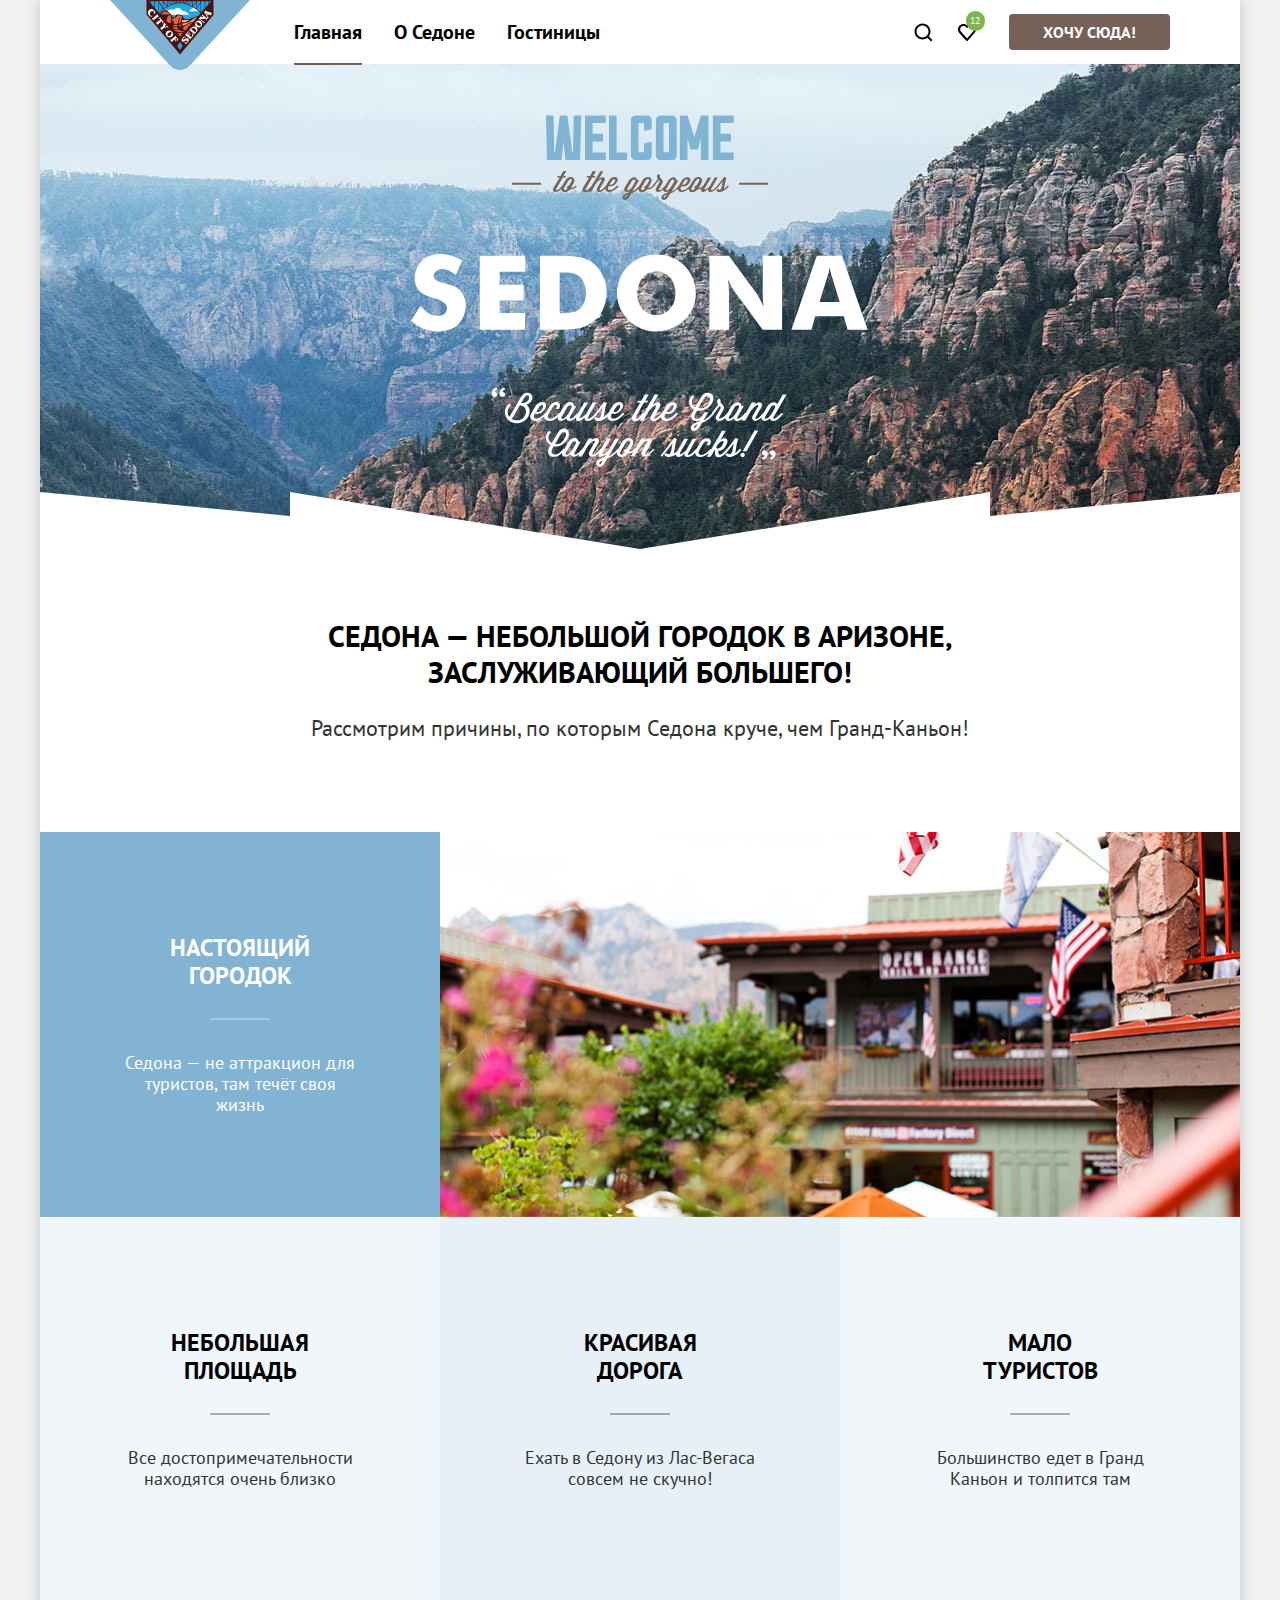
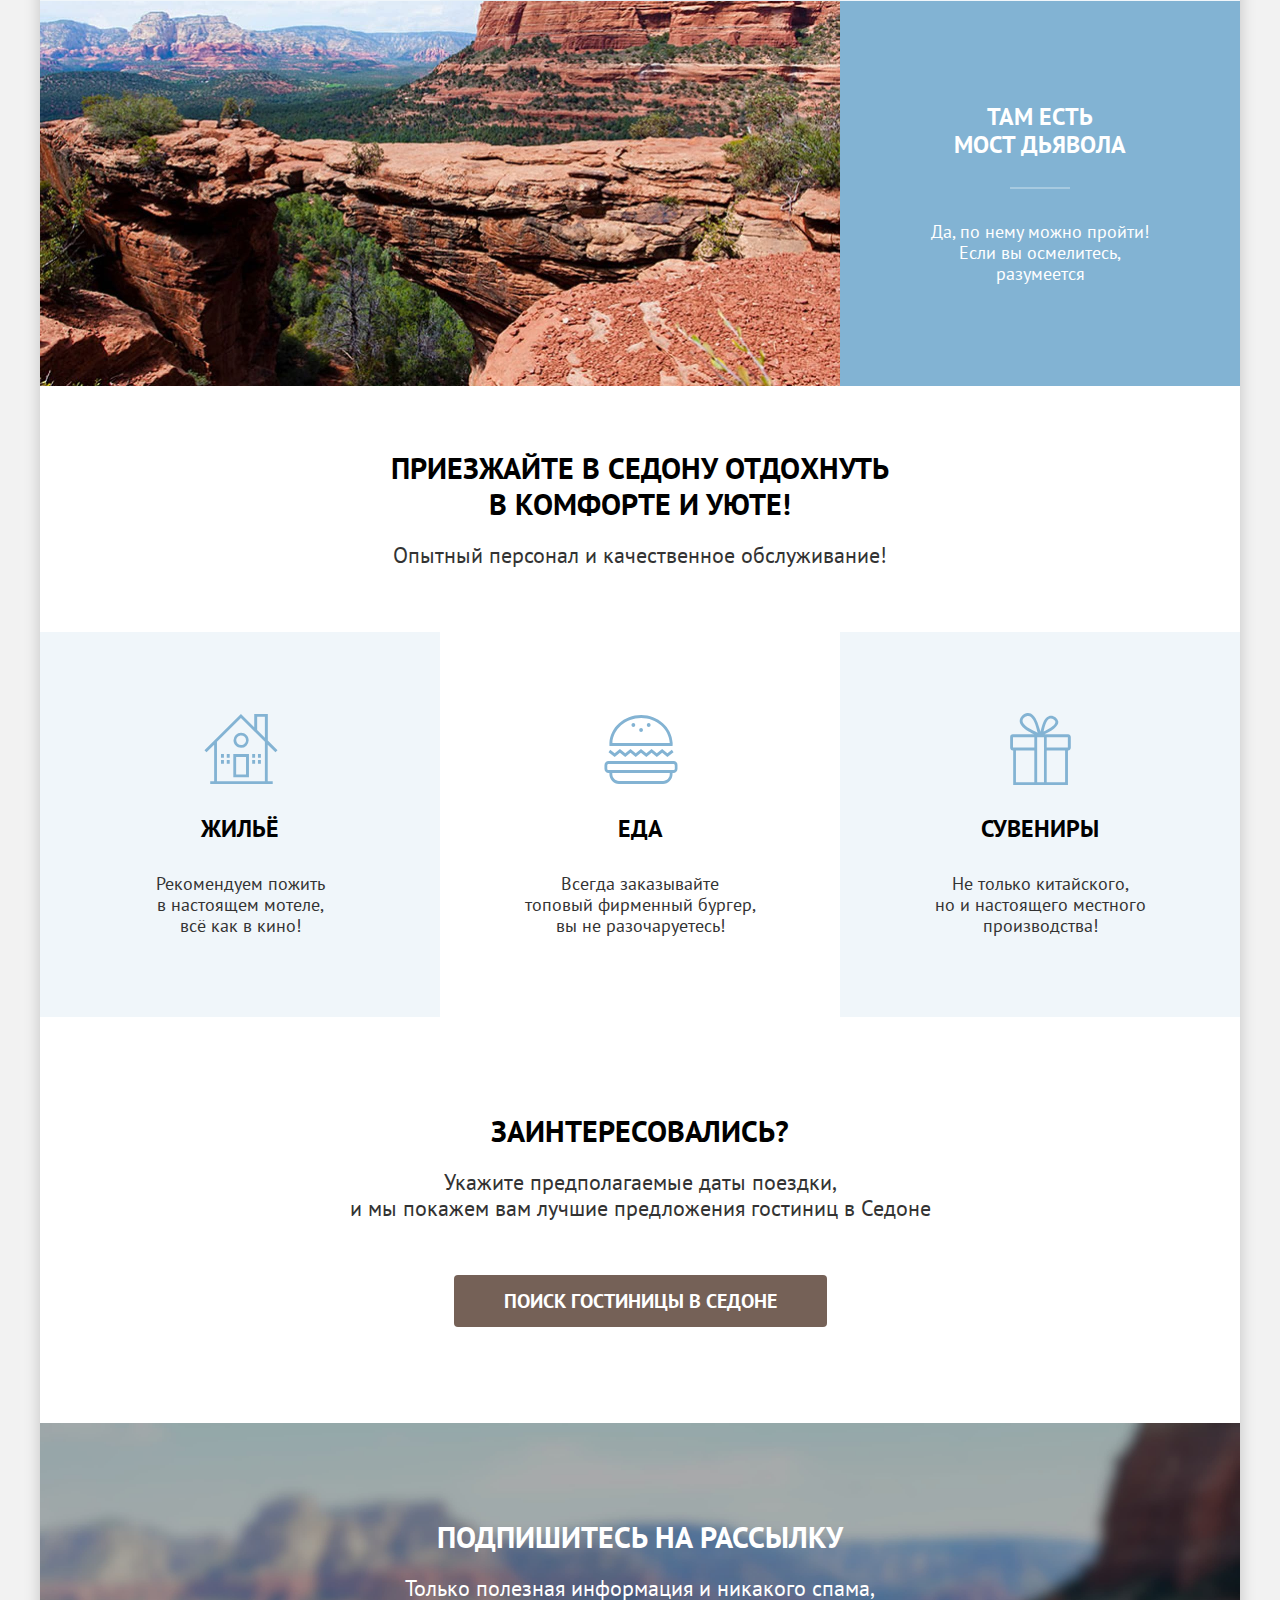
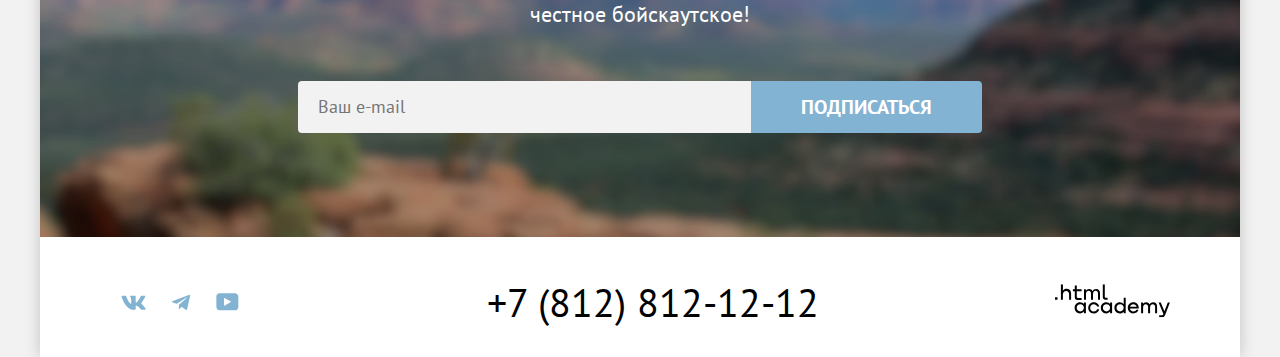
<file: index.html>
<!DOCTYPE html>
<html lang="ru">

  <head>
    <meta charset="utf-8">
    <title>Седона. Городок в Аризоне</title>
    <link rel="icon" href="favicon.ico">
    <link rel="icon" type="image/png" href="images/icons/favicon.png">
    <link rel="stylesheet" href="styles/styles.css">
  </head>

  <body>
    <div class="page-container">
      <header class="page-header">
        <div class="padding-container">
          <a class="navigation-logo" href="/" aria-current="page">
            <img class="page-header-logo" src="images/icons/logo.svg" width="140" height="70"
              alt="Логотип сайта городка Седона">
          </a>
          <nav class="navigation">
            <ul class="navigation-list">
              <li class="navigation-item">
                <a class="navigation-link navigation-link-current" href>Главная</a>
              </li>
              <li class="navigation-item">
                <a class="navigation-link" href="#">О Седоне</a>
              </li>
              <li class="navigation-item">
                <a class="navigation-link" href="catalog.html">Гостиницы</a>
              </li>
            </ul>
            <ul class="navigation-list navigation-user">
              <li class="navigation-user-item">
                <a class="navigation-link navigation-user-link navigation-user-link-search" href="#">
                  <span class="visually-hidden">Поиск</span>
                </a>
              </li>
              <li class="navigation-user-item navigation-user-margin">
                <a class="navigation-link navigation-user-link navigation-user-link-favorite" href="#">
                  <span class="visually-hidden">Избранное</span>
                  <span class="likes-number">12</span>
                </a>
              </li>
              <li class="navigation-user-item navigation-user-here">
                <a class="button button-link" href="#">Хочу сюда!</a>
              </li>
            </ul>
          </nav>
        </div>
      </header>
      <main class="main-index main-container">
        <section class="hero">
          <h1 class="visually-hidden">Добро пожаловать в Седону!</h1>
          <img class="welcome" src="images/index/welcome.svg" width="458" height="352"
            alt="WELCOME to the gorgeous SEDONA “Because the Grand Canyon sucks!”">
        </section>
        <section class="arizona">
          <div class="padding-container">
            <h2 class="text-title text-title-arizona">
              Седона — небольшой городок в Аризоне,<br>
              заслуживающий большего!
            </h2>
            <p class="text-description">Рассмотрим причины, по которым Седона круче, чем Гранд-Каньон!</p>
          </div>
        </section>
        <section class="advantages">
          <h2 class="visually-hidden">Преимущества</h2>
          <ul class="advantages-list">
            <li class="information-card information-card-corner">
              <div class="information-card-corner-wraper">
                <h3 class="information-title advantages-title advantages-title-corner">Настоящий<br>городок</h3>
                <p class="information-description information-description-corner">
                  Седона — не аттракцион для<br>туристов, там течёт своя<br>жизнь
                </p>
              </div>
              <img class="advantages-image tavern" src="images/index/photo-1.jpg" width="800" height="385"
                alt="Вид на таверну в Седоне">
            </li>
            <li class="information-card information-card-middle">
              <div class="information-card-wraper">
                <h3 class="information-title advantages-title">Небольшая<br>площадь</h3>
                <p class="information-description">
                  Все достопримечательности<br>находятся очень близко
                </p>
              </div>
            </li>
            <li class="information-card information-card-center">
              <div class="information-card-wraper">
                <h3 class="information-title advantages-title">Красивая<br>дорога</h3>
                <p class="information-description">
                  Ехать в Седону из Лас-Вегаса<br>совсем не скучно!
                </p>
              </div>
            </li>
            <li class="information-card information-card-middle">
              <div class="information-card-wraper">
                <h3 class="information-title advantages-title">Мало<br>туристов</h3>
                <p class="information-description">
                  Большинство едет в Гранд<br>Каньон и толпится там
                </p>
              </div>
            </li>
            <li class="information-card information-card-corner">
              <img class="advantages-image bridge" src="images/index/photo-2.jpg" width="800" height="385"
                alt="Скала в виде моста">
              <div class="information-card-corner-wraper">
                <h3 class="information-title advantages-title advantages-title-corner">Там есть<br>мост дьявола</h3>
                <p class="information-description information-description-corner">
                  Да, по нему можно пройти!<br>Если вы осмелитесь,<br>разумеется
                </p>
              </div>
            </li>
          </ul>
        </section>
        <section class="rest">
          <div class="padding-container">
            <h2 class="text-title text-title-margin">
              Приезжайте в Седону отдохнуть<br>
              в комфорте и уюте!
            </h2>
            <p class="text-description">Опытный персонал и качественное обслуживание!</p>
          </div>
        </section>
        <section class="service">
          <h2 class="visually-hidden">Сервис</h2>
          <ul class="service-list">
            <li class="information-card information-card-middle">
              <div class="information-card-service-wraper">
                <h3 class="information-title service-title service-title-housing">Жильё</h3>
                <p class="information-description">
                  Рекомендуем пожить<br>в настоящем мотеле,<br>всё как в кино!
                </p>
              </div>
            </li>
            <li class="information-card">
              <div class="information-card-service-wraper">
                <h3 class="information-title service-title service-title-food">Еда</h3>
                <p class="information-description">
                  Всегда заказывайте<br>топовый фирменный бургер,<br>вы не разочаруетесь!
                </p>
              </div>
            </li>
            <li class="information-card information-card-middle">
              <div class="information-card-service-wraper">
                <h3 class="information-title service-title service-title-souvenirs">Сувениры</h3>
                <p class="information-description">
                  Не только китайского,<br>но и настоящего местного<br>производства!
                </p>
              </div>
            </li>
          </ul>
        </section>
        <section class="interest">
          <div class="padding-container">
            <h2 class="text-title text-title-margin">Заинтересовались?</h2>
            <p class="text-description text-description-margin">
              Укажите предполагаемые даты поездки,<br>
              и мы покажем вам лучшие предложения гостиниц в Седоне
            </p>
            <button class="button button-basic button-big button-search" type="button">Поиск гостиницы в Седоне</button>
          </div>
        </section>
        <section class="subscription subscription-main-image">
          <div class="padding-container">
            <h2 class="text-title text-title-margin text-title-background">Подпишитесь на рассылку</h2>
            <p class="text-description text-description-background text-description-margin">Только полезная информация и
              никакого
              спама,<br>честное бойскаутское!</p>
            <form class="newsletter-form" action="https://echo.htmlacademy.ru" method="post">
              <label for="newsletter-email"></label>
              <input class="newsletter-field input-text" placeholder="Ваш e-mail" type="email" id="newsletter-email"
                name="newsletter-email" required>
              <button class="button button-big newsletter-button button-second" type="submit">Подписаться</button>
            </form>
          </div>
        </section>
      </main>
      <footer class="page-footer">
        <!-- Подвал сайта -->
        <div class="page-footer-container">
          <ul class="social-list">
            <li class="social-item">
              <a class="button-icon" href="https://vk.com/htmlacademy" target="_blank" rel="noreferrer noopener"
                aria-label="Vkontakte">
                <svg class="social-icon" width="25" height="15" aria-hidden="true" focusable="false" viewBox="0 0 25 15"
                  fill="none" xmlns="http://www.w3.org/2000/svg">
                  <path fill-rule="evenodd" clip-rule="evenodd"
                    d="M24.1164 1.80445C24.2824 1.25845 24.1164 0.856445 23.3214 0.856445H20.6964C20.0284 0.856445 19.7204 1.20345 19.5534 1.58645C19.5534 1.58645 18.2184 4.78245 16.3274 6.85845C15.7154 7.46045 15.4374 7.65145 15.1034 7.65145C14.9364 7.65145 14.6854 7.46045 14.6854 6.91345V1.80445C14.6854 1.14845 14.5014 0.856445 13.9454 0.856445H9.81738C9.40038 0.856445 9.14938 1.16045 9.14938 1.44945C9.14938 2.07045 10.0954 2.21445 10.1924 3.96245V7.76045C10.1924 8.59345 10.0394 8.74444 9.70538 8.74444C8.81538 8.74444 6.65038 5.53345 5.36538 1.85945C5.11638 1.14445 4.86438 0.856445 4.19338 0.856445H1.56638C0.816382 0.856445 0.666382 1.20345 0.666382 1.58645C0.666382 2.26845 1.55638 5.65645 4.81138 10.1374C6.98138 13.1974 10.0364 14.8564 12.8194 14.8564C14.4884 14.8564 14.6944 14.4884 14.6944 13.8534V11.5404C14.6944 10.8034 14.8524 10.6564 15.3814 10.6564C15.7714 10.6564 16.4384 10.8484 17.9964 12.3234C19.7764 14.0724 20.0694 14.8564 21.0714 14.8564H23.6964C24.4464 14.8564 24.8224 14.4884 24.6064 13.7604C24.3684 13.0364 23.5184 11.9854 22.3914 10.7384C21.7794 10.0284 20.8614 9.26345 20.5824 8.88045C20.1934 8.38945 20.3044 8.17044 20.5824 7.73345C20.5824 7.73345 23.7824 3.30745 24.1154 1.80445H24.1164Z"
                    fill="currentColor" />
                </svg>
              </a>
            </li>
            <li class="social-item">
              <a class="button-icon" href="https://t.me/htmlacademy" target="_blank" rel="noreferrer noopener"
                aria-label="Telegram">
                <svg class="social-icon" width="18" height="17" aria-hidden="true" focusable="false" viewBox="0 0 18 17"
                  fill="none" xmlns="http://www.w3.org/2000/svg">
                  <path
                    d="M16.785 0.955705L0.840489 7.1042C-0.247661 7.54126 -0.241365 8.14828 0.640845 8.41897L4.73445 9.69597L14.2058 3.72014C14.6537 3.44766 15.0629 3.59424 14.7265 3.89281L7.05283 10.8183H7.05103L7.05283 10.8192L6.77045 15.0387C7.18413 15.0387 7.36669 14.8489 7.59871 14.625L9.58705 12.6915L13.7229 15.7464C14.4855 16.1664 15.0332 15.9506 15.2229 15.0405L17.9379 2.2453C18.2158 1.13107 17.5126 0.626562 16.785 0.955705Z"
                    fill="currentColor" />
                </svg>
              </a>
            </li>
            <li class="social-item">
              <a class="button-icon" href="https://youtube.com/user/htmlacademyru" target="_blank"
                rel="noreferrer noopener" aria-label="Youtube">
                <svg class="social-icon" width="23" height="18" aria-hidden="true" focusable="false" viewBox="0 0 23 18"
                  fill="none" xmlns="http://www.w3.org/2000/svg">
                  <path
                    d="M18.9402 0.356445H3.50738C1.64668 0.356445 0.333252 1.9502 0.333252 3.75645V13.8502C0.333252 15.7627 1.64668 17.3564 3.50738 17.3564H19.1591C20.8009 17.3564 22.3333 15.7627 22.3333 13.9564V3.75645C22.1143 1.9502 20.8009 0.356445 18.9402 0.356445ZM7.99494 12.8939V4.81894L15.3283 8.85645L7.99494 12.8939Z"
                    fill="currentColor" />
                </svg>
              </a>
            </li>
          </ul>
          <address class="contact">
            <a class="footer-link contact-phone" href="tel:+78128121212"> +7 (812) 812-12-12 </a>
          </address>
          <div class="partner-link">
            <a class="footer-link" href="https://htmlacademy.ru" target="_blank" rel="noreferrer noopener"
              aria-label="htmlacademy">
              <svg class="academy" width="115" height="34" role="img" aria-label="Логотип разработчика HTML Academy"
                viewBox="0 0 115 34" fill="none" xmlns="http://www.w3.org/2000/svg">
                <g clip-path="url(#clip0_33515_1190)">
                  <path d="M0 13.2564V15.8564H2.5V13.2564H0Z" fill="currentColor" />
                  <path
                    d="M11.6 4.85645C10 4.85645 8.8 5.55645 8 6.55645H7.9V0.356445H5.9V15.8564H7.9V10.5564C7.9 8.45645 9.2 6.95645 11.2 6.95645C13 6.95645 14.1 8.35645 14.1 10.1564V15.8564H16.1V9.75644C16.2 6.75644 14.3 4.85645 11.6 4.85645Z"
                    fill="currentColor" />
                  <path
                    d="M26.6 5.15645H21.8V1.45645H19.8V5.25645H17.9V7.25645H19.8V13.2564C19.8 14.9564 20.8 15.9564 22.5 15.9564H26.6V13.9564H22.9C22.2 13.9564 21.8 13.5564 21.8 12.8564V7.15645H26.6V5.15645Z"
                    fill="currentColor" />
                  <path
                    d="M41.1 4.95645C39.5 4.95645 38.2 5.75644 37.6 7.05645H37.5C36.9 5.85645 35.7 4.95645 34.1 4.95645C32.7 4.95645 31.6 5.75645 31 6.75645H30.9V5.15645H29V15.7564H31V10.3564C31 8.35645 32 6.85645 33.6 6.85645C35.1 6.85645 36 7.85645 36 9.45645V15.7564H38V10.1564C38 7.75645 39.4 6.85645 40.6 6.85645C42.1 6.85645 43 7.85645 43 9.45645V15.7564H45V9.25644C45.1 6.75644 43.6 4.95645 41.1 4.95645Z"
                    fill="currentColor" />
                  <path
                    d="M47.8 13.0564C47.8 14.7564 48.8 15.7564 50.6 15.7564H52.6V13.7564H50.9C50.2 13.7564 49.8 13.3564 49.8 12.6564V0.356445H47.8V13.0564Z"
                    fill="currentColor" />
                  <path
                    d="M28.9 20.0564C28 18.9564 26.7 18.2564 25 18.2564C21.9 18.2564 19.6 20.5564 19.6 23.8564C19.6 27.1564 21.9 29.4564 25 29.4564C26.8 29.4564 28 28.6564 28.8 27.5564H28.9V29.1564H30.9V18.5564H28.9V20.0564ZM25.3 27.4564C23.1 27.4564 21.7 25.8564 21.7 23.8564C21.7 21.8564 23.1 20.2564 25.3 20.2564C27.5 20.2564 28.9 21.8564 28.9 23.8564C28.9 25.7564 27.5 27.4564 25.3 27.4564Z"
                    fill="currentColor" />
                  <path
                    d="M44.2 22.3564C43.7 19.9564 41.6 18.2564 38.8 18.2564C35.4 18.2564 33.2 20.7564 33.2 23.8564C33.2 26.9564 35.4 29.4564 38.8 29.4564C41.6 29.4564 43.7 27.6564 44.2 25.2564H42.1C41.7 26.5564 40.4 27.5564 38.8 27.5564C36.6 27.5564 35.2 25.9564 35.2 23.9564C35.2 21.9564 36.6 20.3564 38.8 20.3564C40.4 20.3564 41.6 21.3564 42.1 22.5564H44.2V22.3564Z"
                    fill="currentColor" />
                  <path
                    d="M55.1 20.0564C54.2 18.9564 52.9 18.2564 51.2 18.2564C48.1 18.2564 45.8 20.5564 45.8 23.8564C45.8 27.1564 48.1 29.4564 51.2 29.4564C53 29.4564 54.2 28.6564 55 27.5564H55.1V29.1564H57.1V18.5564H55.1V20.0564ZM51.5 27.4564C49.3 27.4564 47.9 25.8564 47.9 23.8564C47.9 21.8564 49.3 20.2564 51.5 20.2564C53.7 20.2564 55.1 21.8564 55.1 23.8564C55.1 25.7564 53.6 27.4564 51.5 27.4564Z"
                    fill="currentColor" />
                  <path
                    d="M68.7 20.1564C67.8 19.0564 66.5 18.2564 64.8 18.2564C61.7 18.2564 59.4 20.5564 59.4 23.8564C59.4 27.1564 61.6 29.4564 64.8 29.4564C66.5 29.4564 67.8 28.6564 68.6 27.6564H68.7V29.1564H70.7V13.7564H68.7V20.1564ZM65.1 27.4564C62.9 27.4564 61.5 25.8564 61.5 23.8564C61.5 21.8564 62.9 20.2564 65.1 20.2564C67.3 20.2564 68.7 21.8564 68.7 23.8564C68.6 25.8564 67.2 27.4564 65.1 27.4564Z"
                    fill="currentColor" />
                  <path
                    d="M78.3 18.2564C75 18.2564 72.8 20.7564 72.8 23.8564C72.8 26.8564 74.9 29.4564 78.3 29.4564C80.8 29.4564 82.8 28.1564 83.5 25.8564H81.4C80.9 26.8564 79.8 27.4564 78.4 27.4564C76.5 27.4564 75.1 26.1564 75 24.5564H83.8C84 20.9564 81.8 18.2564 78.3 18.2564ZM78.3 20.1564C80 20.1564 81.3 21.1564 81.6 22.7564H75.1C75.4 21.2564 76.6 20.1564 78.3 20.1564Z"
                    fill="currentColor" />
                  <path
                    d="M98.2 18.2564C96.6 18.2564 95.3 19.0564 94.6 20.2564H94.5C93.9 19.0564 92.7 18.2564 91.1 18.2564C89.7 18.2564 88.6 18.9564 88 20.0564V18.5564H86.1V29.1564H88.1V23.7564C88.1 21.7564 89.1 20.3564 90.7 20.2564C92.2 20.2564 93.1 21.2564 93.1 22.8564V29.1564H95.1V23.5564C95.1 21.1564 96.5 20.2564 97.7 20.2564C99.2 20.2564 100.1 21.2564 100.1 22.8564V29.1564H102.1V22.6564C102.2 20.0564 100.7 18.2564 98.2 18.2564Z"
                    fill="currentColor" />
                  <path
                    d="M109.4 27.3564L105.8 18.4564H103.6L108.4 30.0564C108.1 30.9564 107.7 31.2564 106.7 31.2564H104.2V33.2564H106.7C108.5 33.2564 109.5 32.4564 110.2 30.6564L114.9 18.4564H112.8L109.4 27.3564Z"
                    fill="currentColor" />
                </g>
                <defs>
                  <clipPath id="clip0_33515_1190">
                    <rect width="115" height="33" fill="white" transform="translate(0 0.356445)" />
                  </clipPath>
                </defs>
              </svg>
            </a>
          </div>
        </div>
      </footer>
    </div>
    <div class="modal-container modal-container-close">
      <div class="modal modal-search">
        <button class="button modal-close-button" type="button">
          <span class="visually-hidden">Закрыть окно</span>
        </button>
        <section class="modal-content">
          <h2 class="text-title modal-title">Поиск гостиницы в Седоне</h2>
          <form class="booking-form" action="https://echo.htmlacademy.ru" method="post">
            <div class="booking-date">
              <label class="modal-lable heading-4" for="check-in">Дата заезда:</label>
              <div>
                <input class="form-control is-invalid input-text input-date" type="text" id="check-in" name="in"
                  aria-describedby="invalid" value="27 апреля 2020" required>
                <span class="invalid-feedback feedback" id="invalid">Мы не можем отправить вас в прошлое.</span>
              </div>
              <label class="modal-lable heading-4" for="check-out">Дата выезда:</label>
              <div>
                <input class="form-control is-valid input-text input-date" type="text" id="check-out" name="out"
                  aria-describedby="valid" value="1 сентября 2023" required>
                <span class="valid-feedback feedback" id="valid">На эти даты есть свободные номера. Пока
                  есть.</span>
              </div>
            </div>
            <div class="people">
              <div class="quantity-group">
                <label class="modal-lable heading-4" for="adults">Взрослые:</label>
                <div class="quantity">
                  <button class="button-minus-plus button-minus" type="button">
                    <svg class="button-quantity-icon" width="20" height="20" viewBox="0 0 20 20"
                      xmlns="http://www.w3.org/2000/svg">
                      <path d="M3 9V11H17V9H3Z"></path>
                    </svg>
                  </button>
                  <input class="quantity-input" type="number" value="2" id="adults" name="adult" placeholder="0">
                  <button class="button-minus-plus button-plus" type="button">
                    <svg class="button-quantity-icon" width="20" height="20" viewBox="0 0 20 20"
                      xmlns="http://www.w3.org/2000/svg">
                      <path d="M17 9H11V3H9V9H3V11H9V17H11V11H17V9Z"></path>
                    </svg>
                  </button>
                </div>
              </div>
              <div class="quantity-group quantity-group-children">
                <span class="tooltip-lable">
                  <label class="modal-lable heading-4 tooltip-lable" for="children">Дети:</label>
                  <span class="tooltip">
                    <button class="tooltip-toggle" type="button" aria-labelledby="tooltip-label-children">
                      <svg class="tooltip-icon" width="2" height="12" viewBox="0 0 2 12" fill="currentColor"
                        xmlns="http://www.w3.org/2000/svg">
                        <path fill-rule="evenodd" clip-rule="evenodd" d="M0 0H2V2H0V0ZM2 12H0V3H2V12Z" fill="white" />
                      </svg>
                    </button>
                    <span class="tooltip-text" role="tooltip" id="tooltip-label-children">Укажите количество детей,
                      которые будут с вами, возраст которых от 6 до 18 лет. Дети до 6 лет размещаются
                      бесплатно.</span>
                  </span>
                </span>
                <div class="quantity">
                  <button class="button-minus-plus button-minus" type="button">
                    <svg class="button-quantity-icon" width="20" height="20" viewBox="0 0 20 20"
                      xmlns="http://www.w3.org/2000/svg">
                      <path d="M3 9V11H17V9H3Z"></path>
                    </svg>
                  </button>
                  <input class="quantity-input" type="number" value="2" id="children" name="child" placeholder="0">
                  <button class="button-minus-plus button-plus" type="button">
                    <svg class="button-quantity-icon" width="20" height="20" viewBox="0 0 20 20"
                      xmlns="http://www.w3.org/2000/svg">
                      <path d="M17 9H11V3H9V9H3V11H9V17H11V11H17V9Z"></path>
                    </svg>
                  </button>
                </div>
              </div>
            </div>
            <button class="button button-modal" type="submit">Найти</button>
          </form>
        </section>
      </div>
    </div>
  </body>

</html>
</file>
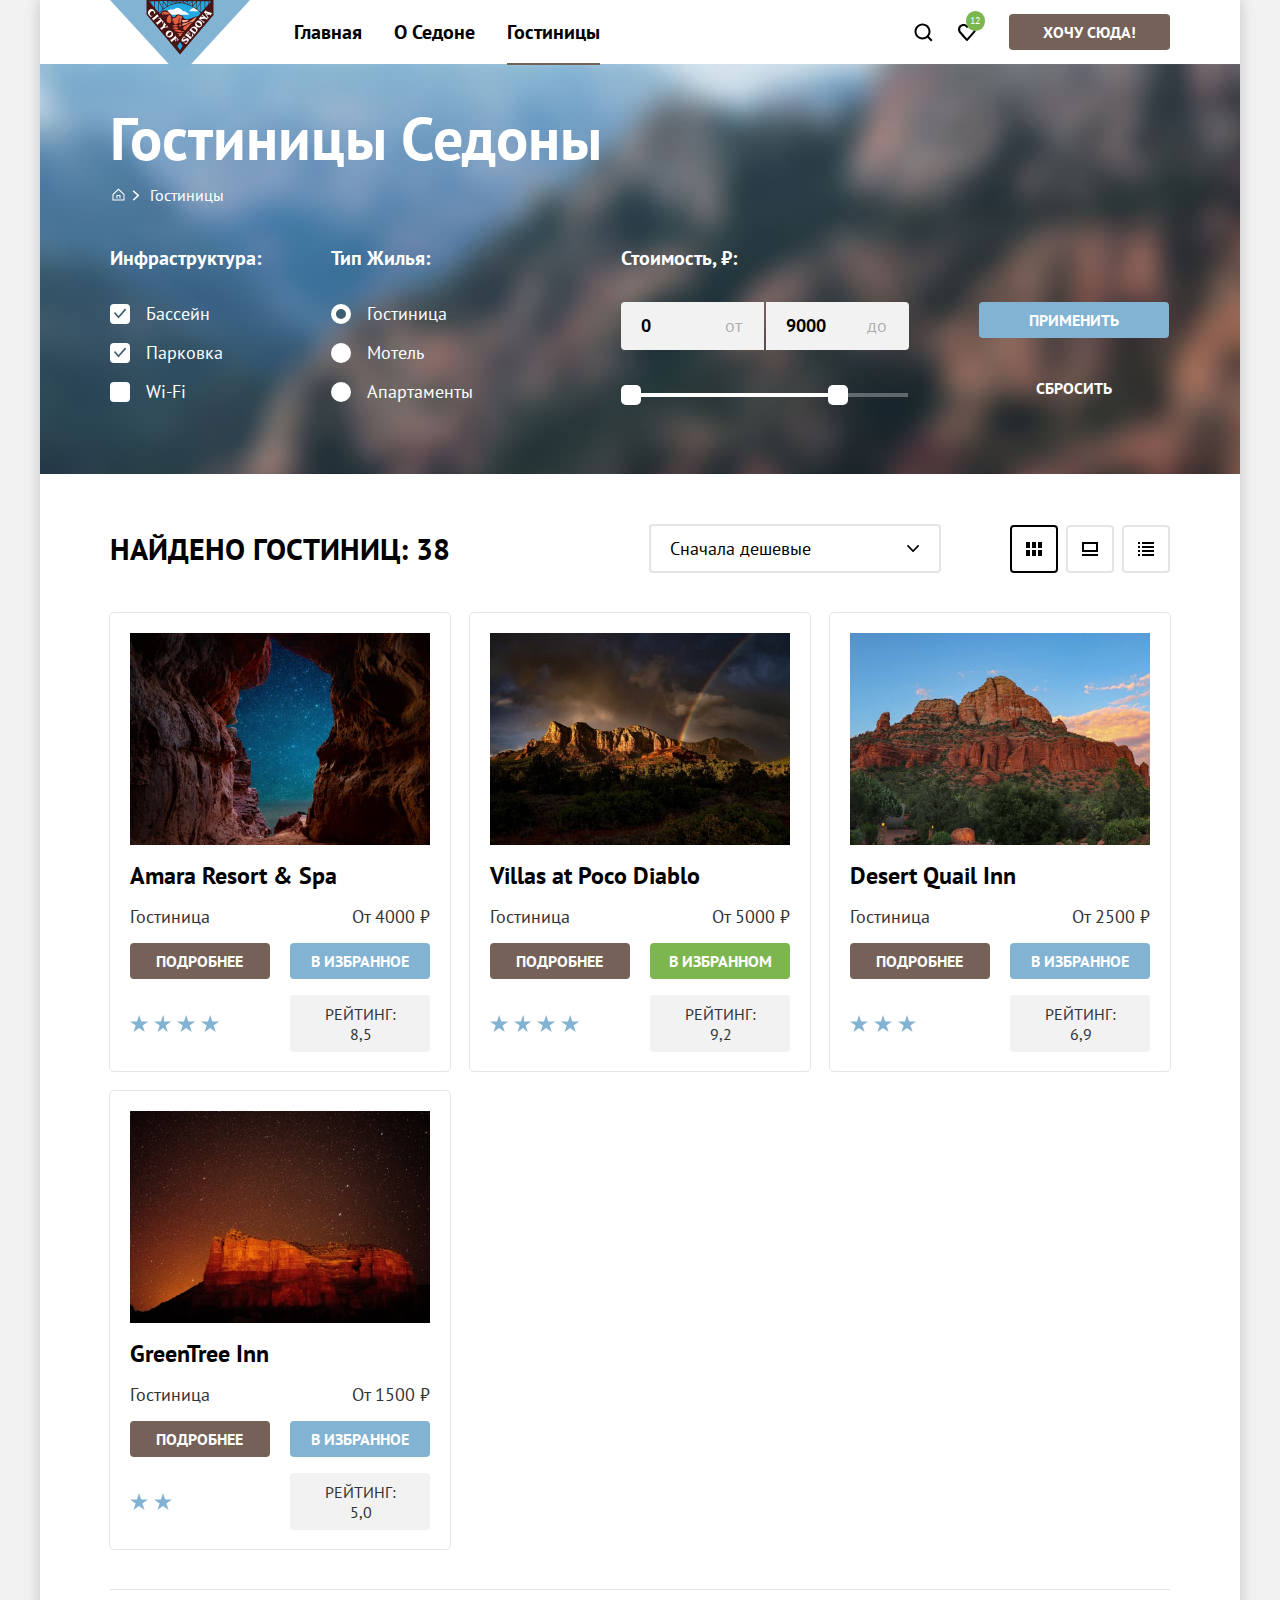
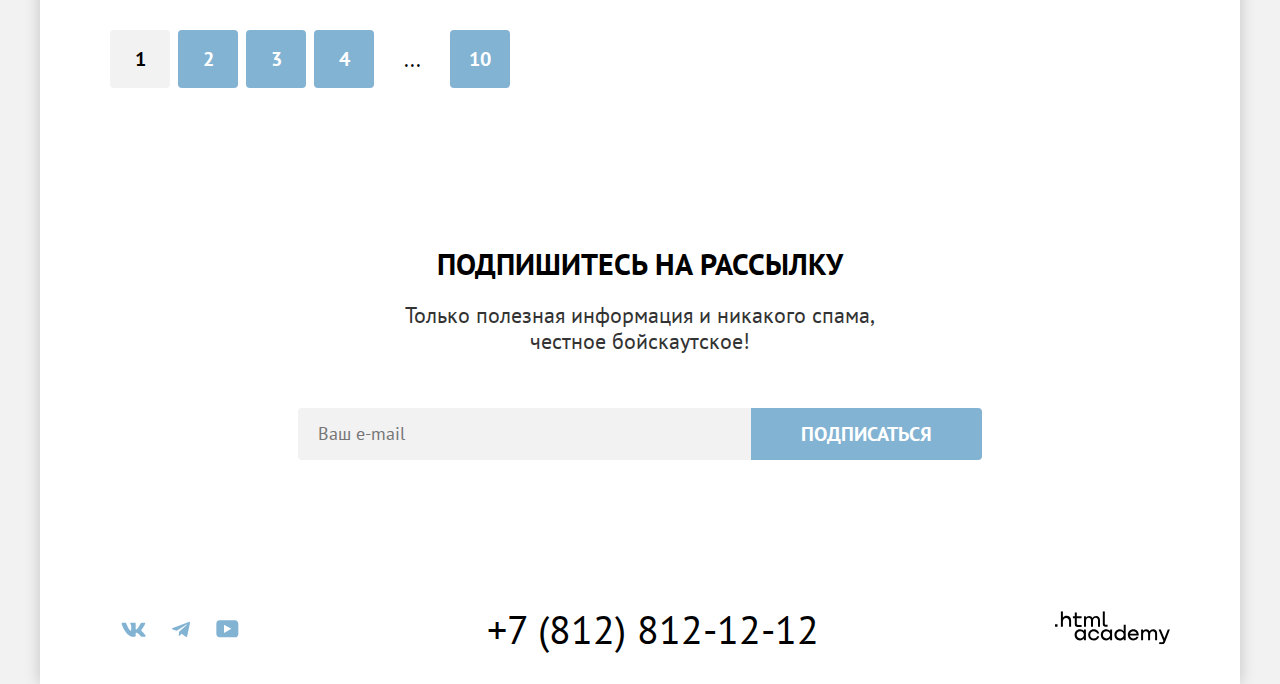
<file: catalog.html>
<!DOCTYPE html>
<html lang="ru">

  <head>
    <meta charset="utf-8">
    <title>Гостиницы Седоны</title>
    <link rel="icon" href="favicon.ico">
    <link rel="icon" type="image/png" href="images/icons/favicon.png">
    <link rel="stylesheet" href="styles/styles.css">
  </head>

  <body>
    <div class="page-container">
      <header class="page-header">
        <div class="padding-container">
          <a class="navigation-logo" href="/">
            <img class="page-header-logo" src="images/icons/logo.svg" width="140" height="70"
              alt="Логотип сайта городка Седона">
          </a>
          <nav class="navigation">
            <ul class="navigation-list">
              <li class="navigation-item">
                <a class="navigation-link" href="/">Главная</a>
              </li>
              <li>
                <a class="navigation-link" href="#">О Седоне</a>
              </li>
              <li>
                <a class="navigation-link navigation-link-current" href>Гостиницы</a>
              </li>
            </ul>
            <ul class="navigation-list navigation-user">
              <li class="navigation-user-item">
                <a class="navigation-link navigation-user-link navigation-user-link-search" href="#">
                  <span class="visually-hidden">Поиск</span>
                </a>
              </li>
              <li class="navigation-user-item navigation-user-margin">
                <a class="navigation-link navigation-user-link navigation-user-link-favorite" href="#">
                  <span class="visually-hidden">Избранное</span>
                  <span class="likes-number">12</span>
                </a>
              </li>
              <li class="navigation-user-item navigation-user-here">
                <a class="button button-link" href="#">Хочу сюда!</a>
              </li>
            </ul>
          </nav>
        </div>
      </header>
      <main class="main-inner main-container">
        <section class="hotel-search">
          <div class="padding-container">
            <header class="inner-header">
              <h1 class="inner-header-title">Гостиницы Седоны</h1>
              <ul class="breadcrumbs">
                <li class="breadcrumbs-item">
                  <a class="breadcrumbs-link breadcrumbs-link-image" href="/" title="На главную страницу"></a>
                </li>
                <li class="breadcrumbs-item">
                  <a class="breadcrumbs-link">Гостиницы</a>
                </li>
              </ul>
            </header>
            <form class="catalog-filter" action="https://echo.htmlacademy.ru" method="get">
              <fieldset class="catalog-filter-group">
                <legend class="catalog-filter-title heading-4">Инфраструктура:</legend>
                <ul class="catalog-filter-list">
                  <li class="catalog-filter-item">
                    <input class="custom-checkbox control-input visually-hidden" type="checkbox" name="pool" id="pool"
                      checked>
                    <label class="control" for="pool">Бассейн</label>
                  </li>
                  <li class="catalog-filter-item">
                    <input class="custom-checkbox control-input visually-hidden" type="checkbox" name="parking"
                      id="parking" checked>
                    <label class="control" for="parking">Парковка</label>
                  </li>
                  <li class="catalog-filter-item">
                    <input class="custom-checkbox control-input visually-hidden" type="checkbox" name="wi-fi"
                      id="wi-fi">
                    <label class="control" for="wi-fi">Wi-Fi</label>
                  </li>
                </ul>
              </fieldset>
              <fieldset class="catalog-filter-group">
                <legend class="catalog-filter-title heading-4 catalog-filter-title-housing">Тип жилья:</legend>
                <ul class="catalog-filter-list">
                  <li class="catalog-filter-item">
                    <input class="custom-radio control-input visually-hidden" type="radio" name="type" value="hotel"
                      id="hotel" checked>
                    <label class="control" for="hotel">Гостиница</label>
                  </li>
                  <li class="catalog-filter-item">
                    <input class="custom-radio control-input visually-hidden" type="radio" name="type" value="motel"
                      id="motel">
                    <label class="control" for="motel">Мотель</label>
                  </li>
                  <li class="catalog-filter-item">
                    <input class="custom-radio control-input visually-hidden" type="radio" name="type"
                      value="apartments" id="apartments">
                    <label class="control" for="apartments">Апартаменты</label>
                  </li>
                </ul>
              </fieldset>
              <fieldset class="catalog-filter-group">
                <legend class="catalog-filter-title heading-4 catalog-filter-title-price">Стоимость, ₽:</legend>
                <div class="input-group">
                  <div class="input-container">
                    <input class="input-text input-number input-number-from" type="number" name="from" value="0" min="0"
                      step="1000" id="input-number-from" placeholder="0">
                    <label class="input-text input-text-position" for="input-number-from">от</label>
                  </div>
                  <div class="input-container">
                    <input class="input-text input-number input-number-to" type="number" name="to" value="9000" min="0"
                      step="1000" id="input-number-to" placeholder="9000">
                    <label class="input-text input-text-position" for="input-number-to">до</label>
                  </div>
                </div>
                <div class="range">
                  <button class="range-toggle toggle-min" type="button">
                    <span class="visually-hidden">Изменить минимальную цену</span>
                  </button>
                  <button class="range-toggle toggle-max" type="button">
                    <span class="visually-hidden">Изменить максимальную цену</span>
                  </button>
                </div>
              </fieldset>
              <fieldset class="catalog-filter-group">
                <button class="button button-second button-submit" type="submit">Применить</button>
                <button class="button reset-button" type="reset">Сбросить</button>
              </fieldset>
            </form>
          </div>
        </section>
        <section class="catalog-hotels">
          <div class="padding-container">
            <div class="sorting-hotels">
              <h2 class="text-title text-title-search">Найдено гостиниц: <span>38</span></h2>
              <select class="select-control" aria-label="Сортировка">
                <option value="expensive">Сначала дешевые</option>
                <option value="cheap">Сначала дорогие</option>
              </select>
              <ul class="show-list">
                <li class="show-item">
                  <a class="button cards-button view-table button-select" href>
                    <span class="visually-hidden">Показать таблицей</span>
                  </a>
                </li>
                <li class="show-item">
                  <a class="button cards-button view-slideshow" href="#">
                    <span class="visually-hidden">Показать слайдшоу</span>
                  </a>
                </li>
                <li class="show-item">
                  <a class="button cards-button view-list" href="#">
                    <span class="visually-hidden">Показать списком</span>
                  </a>
                </li>
              </ul>
            </div>
            <ul class="hotel-list">
              <li class="hotel-card">
                <a class="hotel-card-link-image" href="#">
                  <img class="hotel-card-image" src="images/catalog/hotel-1.jpg" width="300" height="212" alt="">
                  <h3 class="hotel-card-title">Amara Resort & Spa</h3>
                </a>
                <span class="hotel-card-name information-description">Гостиница</span>
                <span class="hotel-card-price information-description">От <span>4000</span> ₽</span>
                <a class="hotel-card-button button button-link" href="#">Подробнее</a>
                <button class="button button-second button-favorites-out" type="button">В избранное</button>
                <span class="stars stars-4" role="img" aria-label="4 звезды">
                  <span class="visually-hidden">Количество звёзд</span>
                </span>
                <span class="button-rating">Рейтинг: 8,5</span>
              </li>
              <li class="hotel-card">
                <a class="hotel-card-link-image" href="#">
                  <img class="hotel-card-image" src="images/catalog/hotel-2.jpg" width="300" height="212" alt="">
                  <h3 class="hotel-card-title">Villas at Poco Diablo</h3>
                </a>
                <span class="hotel-card-name information-description">Гостиница</span>
                <span class="hotel-card-price information-description">От <span>5000</span> ₽</span>
                <a class="hotel-card-button button button-link" href="#">Подробнее</a>
                <button class="button button-favorite" type="button">В избранном</button>
                <span class="stars stars-4" role="img" aria-label="4 звезды">
                  <span class="visually-hidden">Количество звёзд</span>
                </span>
                <span class="button-rating">Рейтинг: 9,2</span>
              </li>
              <li class="hotel-card">
                <a class="hotel-card-link-image" href="#">
                  <img class="hotel-card-image" src="images/catalog/hotel-3.jpg" width="300" height="212" alt="">
                  <h3 class="hotel-card-title">Desert Quail Inn</h3>
                </a>
                <span class="hotel-card-name information-description">Гостиница</span>
                <span class="hotel-card-price information-description">От <span>2500</span> ₽</span>
                <a class="hotel-card-button button button-link" href="#">Подробнее</a>
                <button class="button button-second button-favorites-out" type="button">В избранное</button>
                <span class="stars stars-3" role="img" aria-label="3 звезды">
                  <span class="visually-hidden">Количество звёзд</span>
                </span>
                <span class="button-rating">Рейтинг: 6,9</span>
              </li>
              <li class="hotel-card">
                <a class="hotel-card-link-image" href="#">
                  <img class="hotel-card-image" src="images/catalog/hotel-4.jpg" width="300" height="212" alt="">
                  <h3 class="hotel-card-title">GreenTree Inn</h3>
                </a>
                <span class="hotel-card-name information-description">Гостиница</span>
                <span class="hotel-card-price information-description">От <span>1500</span> ₽</span>
                <a class="hotel-card-button button button-link" href="#">Подробнее</a>
                <button class="button button-second button-favorites-out" type="button">В избранное</button>
                <span class="stars stars-2" role="img" aria-label="2 звезды">
                  <span class="visually-hidden">Количество звёзд</span>
                </span>
                <span class="button-rating">Рейтинг: 5,0</span>
              </li>
            </ul>
            <ul class="pagination">
              <li class="pagination-item pagination-item-current">
                <a class="pagination-link pagination-current">1</a>
              </li>
              <li class="pagination-item">
                <a class="pagination-link button-second" href="#">2</a>
              </li>
              <li class="pagination-item">
                <a class="pagination-link button-second" href="#">3</a>
              </li>
              <li class="pagination-item">
                <a class="pagination-link button-second" href="#">4</a>
              </li>
              <li class="pagination-item">
                <span class="ellipsis">...</span>
              </li>
              <li class="pagination-item">
                <a class="pagination-link button-second" href="#">10</a>
              </li>
            </ul>
          </div>
        </section>
        <section class="subscription">
          <div class="padding-container">
            <h2 class="text-title text-title-margin">Подпишитесь на рассылку</h2>
            <p class="text-description text-description-margin">Только полезная информация и никакого спама,<br>честное
              бойскаутское!</p>
            <form class="newsletter-form" action="https://echo.htmlacademy.ru" method="post">
              <label for="newsletter-email"></label>
              <input class="newsletter-field input-text" placeholder="Ваш e-mail" type="email" id="newsletter-email"
                name="newsletter-email" required>
              <button class="button button-big newsletter-button button-second" type="submit">Подписаться</button>
            </form>
          </div>
        </section>
      </main>
      <footer class="page-footer">
        <!-- Подвал сайта -->
        <div class="page-footer-container">
          <ul class="social-list">
            <li class="social-item">
              <a class="button-icon" href="https://vk.com/htmlacademy" target="_blank" rel="noreferrer noopener"
                aria-label="Vkontakte">
                <svg class="social-icon" width="25" height="15" aria-hidden="true" focusable="false" viewBox="0 0 25 15"
                  fill="none" xmlns="http://www.w3.org/2000/svg">
                  <path fill-rule="evenodd" clip-rule="evenodd"
                    d="M24.1164 1.80445C24.2824 1.25845 24.1164 0.856445 23.3214 0.856445H20.6964C20.0284 0.856445 19.7204 1.20345 19.5534 1.58645C19.5534 1.58645 18.2184 4.78245 16.3274 6.85845C15.7154 7.46045 15.4374 7.65145 15.1034 7.65145C14.9364 7.65145 14.6854 7.46045 14.6854 6.91345V1.80445C14.6854 1.14845 14.5014 0.856445 13.9454 0.856445H9.81738C9.40038 0.856445 9.14938 1.16045 9.14938 1.44945C9.14938 2.07045 10.0954 2.21445 10.1924 3.96245V7.76045C10.1924 8.59345 10.0394 8.74444 9.70538 8.74444C8.81538 8.74444 6.65038 5.53345 5.36538 1.85945C5.11638 1.14445 4.86438 0.856445 4.19338 0.856445H1.56638C0.816382 0.856445 0.666382 1.20345 0.666382 1.58645C0.666382 2.26845 1.55638 5.65645 4.81138 10.1374C6.98138 13.1974 10.0364 14.8564 12.8194 14.8564C14.4884 14.8564 14.6944 14.4884 14.6944 13.8534V11.5404C14.6944 10.8034 14.8524 10.6564 15.3814 10.6564C15.7714 10.6564 16.4384 10.8484 17.9964 12.3234C19.7764 14.0724 20.0694 14.8564 21.0714 14.8564H23.6964C24.4464 14.8564 24.8224 14.4884 24.6064 13.7604C24.3684 13.0364 23.5184 11.9854 22.3914 10.7384C21.7794 10.0284 20.8614 9.26345 20.5824 8.88045C20.1934 8.38945 20.3044 8.17044 20.5824 7.73345C20.5824 7.73345 23.7824 3.30745 24.1154 1.80445H24.1164Z"
                    fill="currentColor" />
                </svg>
              </a>
            </li>
            <li class="social-item">
              <a class="button-icon" href="https://t.me/htmlacademy" target="_blank" rel="noreferrer noopener"
                aria-label="Telegram">
                <svg class="social-icon" width="18" height="17" aria-hidden="true" focusable="false" viewBox="0 0 18 17"
                  fill="none" xmlns="http://www.w3.org/2000/svg">
                  <path
                    d="M16.785 0.955705L0.840489 7.1042C-0.247661 7.54126 -0.241365 8.14828 0.640845 8.41897L4.73445 9.69597L14.2058 3.72014C14.6537 3.44766 15.0629 3.59424 14.7265 3.89281L7.05283 10.8183H7.05103L7.05283 10.8192L6.77045 15.0387C7.18413 15.0387 7.36669 14.8489 7.59871 14.625L9.58705 12.6915L13.7229 15.7464C14.4855 16.1664 15.0332 15.9506 15.2229 15.0405L17.9379 2.2453C18.2158 1.13107 17.5126 0.626562 16.785 0.955705Z"
                    fill="currentColor" />
                </svg>
              </a>
            </li>
            <li class="social-item">
              <a class="button-icon" href="https://youtube.com/user/htmlacademyru" target="_blank"
                rel="noreferrer noopener" aria-label="Youtube">
                <svg class="social-icon" width="23" height="18" aria-hidden="true" focusable="false" viewBox="0 0 23 18"
                  fill="none" xmlns="http://www.w3.org/2000/svg">
                  <path
                    d="M18.9402 0.356445H3.50738C1.64668 0.356445 0.333252 1.9502 0.333252 3.75645V13.8502C0.333252 15.7627 1.64668 17.3564 3.50738 17.3564H19.1591C20.8009 17.3564 22.3333 15.7627 22.3333 13.9564V3.75645C22.1143 1.9502 20.8009 0.356445 18.9402 0.356445ZM7.99494 12.8939V4.81894L15.3283 8.85645L7.99494 12.8939Z"
                    fill="currentColor" />
                </svg>
              </a>
            </li>
          </ul>
          <address class="contact">
            <a class="footer-link contact-phone" href="tel:+78128121212"> +7 (812) 812-12-12 </a>
          </address>
          <div class="partner-link">
            <a class="footer-link" href="https://htmlacademy.ru" target="_blank" rel="noreferrer noopener"
              aria-label="htmlacademy">
              <svg class="academy" width="115" height="34" role="img" aria-label="Логотип разработчика HTML Academy"
                viewBox="0 0 115 34" fill="none" xmlns="http://www.w3.org/2000/svg">
                <g clip-path="url(#clip0_33515_1190)">
                  <path d="M0 13.2564V15.8564H2.5V13.2564H0Z" fill="currentColor" />
                  <path
                    d="M11.6 4.85645C10 4.85645 8.8 5.55645 8 6.55645H7.9V0.356445H5.9V15.8564H7.9V10.5564C7.9 8.45645 9.2 6.95645 11.2 6.95645C13 6.95645 14.1 8.35645 14.1 10.1564V15.8564H16.1V9.75644C16.2 6.75644 14.3 4.85645 11.6 4.85645Z"
                    fill="currentColor" />
                  <path
                    d="M26.6 5.15645H21.8V1.45645H19.8V5.25645H17.9V7.25645H19.8V13.2564C19.8 14.9564 20.8 15.9564 22.5 15.9564H26.6V13.9564H22.9C22.2 13.9564 21.8 13.5564 21.8 12.8564V7.15645H26.6V5.15645Z"
                    fill="currentColor" />
                  <path
                    d="M41.1 4.95645C39.5 4.95645 38.2 5.75644 37.6 7.05645H37.5C36.9 5.85645 35.7 4.95645 34.1 4.95645C32.7 4.95645 31.6 5.75645 31 6.75645H30.9V5.15645H29V15.7564H31V10.3564C31 8.35645 32 6.85645 33.6 6.85645C35.1 6.85645 36 7.85645 36 9.45645V15.7564H38V10.1564C38 7.75645 39.4 6.85645 40.6 6.85645C42.1 6.85645 43 7.85645 43 9.45645V15.7564H45V9.25644C45.1 6.75644 43.6 4.95645 41.1 4.95645Z"
                    fill="currentColor" />
                  <path
                    d="M47.8 13.0564C47.8 14.7564 48.8 15.7564 50.6 15.7564H52.6V13.7564H50.9C50.2 13.7564 49.8 13.3564 49.8 12.6564V0.356445H47.8V13.0564Z"
                    fill="currentColor" />
                  <path
                    d="M28.9 20.0564C28 18.9564 26.7 18.2564 25 18.2564C21.9 18.2564 19.6 20.5564 19.6 23.8564C19.6 27.1564 21.9 29.4564 25 29.4564C26.8 29.4564 28 28.6564 28.8 27.5564H28.9V29.1564H30.9V18.5564H28.9V20.0564ZM25.3 27.4564C23.1 27.4564 21.7 25.8564 21.7 23.8564C21.7 21.8564 23.1 20.2564 25.3 20.2564C27.5 20.2564 28.9 21.8564 28.9 23.8564C28.9 25.7564 27.5 27.4564 25.3 27.4564Z"
                    fill="currentColor" />
                  <path
                    d="M44.2 22.3564C43.7 19.9564 41.6 18.2564 38.8 18.2564C35.4 18.2564 33.2 20.7564 33.2 23.8564C33.2 26.9564 35.4 29.4564 38.8 29.4564C41.6 29.4564 43.7 27.6564 44.2 25.2564H42.1C41.7 26.5564 40.4 27.5564 38.8 27.5564C36.6 27.5564 35.2 25.9564 35.2 23.9564C35.2 21.9564 36.6 20.3564 38.8 20.3564C40.4 20.3564 41.6 21.3564 42.1 22.5564H44.2V22.3564Z"
                    fill="currentColor" />
                  <path
                    d="M55.1 20.0564C54.2 18.9564 52.9 18.2564 51.2 18.2564C48.1 18.2564 45.8 20.5564 45.8 23.8564C45.8 27.1564 48.1 29.4564 51.2 29.4564C53 29.4564 54.2 28.6564 55 27.5564H55.1V29.1564H57.1V18.5564H55.1V20.0564ZM51.5 27.4564C49.3 27.4564 47.9 25.8564 47.9 23.8564C47.9 21.8564 49.3 20.2564 51.5 20.2564C53.7 20.2564 55.1 21.8564 55.1 23.8564C55.1 25.7564 53.6 27.4564 51.5 27.4564Z"
                    fill="currentColor" />
                  <path
                    d="M68.7 20.1564C67.8 19.0564 66.5 18.2564 64.8 18.2564C61.7 18.2564 59.4 20.5564 59.4 23.8564C59.4 27.1564 61.6 29.4564 64.8 29.4564C66.5 29.4564 67.8 28.6564 68.6 27.6564H68.7V29.1564H70.7V13.7564H68.7V20.1564ZM65.1 27.4564C62.9 27.4564 61.5 25.8564 61.5 23.8564C61.5 21.8564 62.9 20.2564 65.1 20.2564C67.3 20.2564 68.7 21.8564 68.7 23.8564C68.6 25.8564 67.2 27.4564 65.1 27.4564Z"
                    fill="currentColor" />
                  <path
                    d="M78.3 18.2564C75 18.2564 72.8 20.7564 72.8 23.8564C72.8 26.8564 74.9 29.4564 78.3 29.4564C80.8 29.4564 82.8 28.1564 83.5 25.8564H81.4C80.9 26.8564 79.8 27.4564 78.4 27.4564C76.5 27.4564 75.1 26.1564 75 24.5564H83.8C84 20.9564 81.8 18.2564 78.3 18.2564ZM78.3 20.1564C80 20.1564 81.3 21.1564 81.6 22.7564H75.1C75.4 21.2564 76.6 20.1564 78.3 20.1564Z"
                    fill="currentColor" />
                  <path
                    d="M98.2 18.2564C96.6 18.2564 95.3 19.0564 94.6 20.2564H94.5C93.9 19.0564 92.7 18.2564 91.1 18.2564C89.7 18.2564 88.6 18.9564 88 20.0564V18.5564H86.1V29.1564H88.1V23.7564C88.1 21.7564 89.1 20.3564 90.7 20.2564C92.2 20.2564 93.1 21.2564 93.1 22.8564V29.1564H95.1V23.5564C95.1 21.1564 96.5 20.2564 97.7 20.2564C99.2 20.2564 100.1 21.2564 100.1 22.8564V29.1564H102.1V22.6564C102.2 20.0564 100.7 18.2564 98.2 18.2564Z"
                    fill="currentColor" />
                  <path
                    d="M109.4 27.3564L105.8 18.4564H103.6L108.4 30.0564C108.1 30.9564 107.7 31.2564 106.7 31.2564H104.2V33.2564H106.7C108.5 33.2564 109.5 32.4564 110.2 30.6564L114.9 18.4564H112.8L109.4 27.3564Z"
                    fill="currentColor" />
                </g>
                <defs>
                  <clipPath id="clip0_33515_1190">
                    <rect width="115" height="33" fill="white" transform="translate(0 0.356445)" />
                  </clipPath>
                </defs>
              </svg>
            </a>
          </div>
        </div>
      </footer>
    </div>
  </body>

</html>
</file>
<file: styles/styles.css>
@font-face {
  font-family: "PT Sans";
  font-style: normal;
  font-weight: 400;
  src: url("../fonts/ptsans-400.woff2") format("woff2");
  font-display: swap;
}

@font-face {
  font-family: "PT Sans";
  font-style: normal;
  font-weight: 700;
  src: url("../fonts/ptsans-700.woff2") format("woff2");
  font-display: swap;
}

*,
*::before,
*::after {
  box-sizing: border-box;
}

html {
  display: flex;
  justify-content: center;
  height: 100%;
}

body {
  font-family: "PT Sans", Arial, sans-serif;
  font-size: 30px;
  line-height: 36px;
  font-style: normal;
  font-weight: 400;
  color: #000000;
  background-color: #f2f2f2;
  text-decoration: none;
  margin: 0;
  min-width: 1280px;
}

.button {
  display: inline-block;
  font-family: inherit;
  font-weight: 700;
  font-size: 16px;
  line-height: 20px;
  color: #ffffff;
  border: none;
  text-transform: uppercase;
  border-radius: 4px;
  background-color: #756157;
  text-align: center;
  cursor: pointer;
  padding: 8px;
  text-decoration: none;
  box-sizing: border-box;
  appearance: none;
  transition: background-color 250ms ease-in-out, color 250ms ease-in-out;
}

.button:disabled {
  background-color: #e5e5e5;
  cursor: default;
}

.button:not(:disabled):active {
  color: rgba(255, 255, 255, 0.3);
}

.visually-hidden {
  position: absolute;
  width: 1px;
  height: 1px;
  margin: -1px;
  border: 0;
  padding: 0;
  white-space: nowrap;
  clip-path: inset(100%);
  clip: rect(0 0 0 0);
  overflow: hidden;
}

/* Pages */

.page-container {
  min-height: 100vh;
  display: flex;
  flex-direction: column;
  width: 1200px;
  box-shadow: 0 0 15px 0 rgba(0, 0, 0, 0.2);
  background: #ffffff;
  margin: 0 auto;
}

.padding-container {
  padding-left: 70px;
  padding-right: 70px;
}

.page-header {
  display: flex;
  align-items: flex-start;
  justify-content: flex-start;
  flex-direction: row;
  gap: 30px;
  padding: 0;
  min-height: 64px;
  margin: 0;
}

.navigation-logo {
  width: 138px;
  height: 64px;
  position: absolute;
}

.navigation-logo:hover,
.navigation-logo:focus,
.navigation-link:hover,
.navigation-link:focus,
.hotel-card-link-image:hover,
.hotel-card-link-image:focus {
  opacity: 0.6;
}


.navigation {
  display: flex;
  align-items: center;
  column-gap: 30px;
  width: 1060px;

}

.navigation-list {
  display: flex;
  align-items: center;
  justify-content: flex-start;
  flex-direction: row;
  margin: 0;
  list-style-type: none;
  padding-inline-start: 0;
  flex-wrap: wrap;
  max-width: 450px;
  margin-left: 168px;
}

.navigation-link {
  display: flex;
  align-items: center;
  justify-content: center;
  flex-direction: column;
  gap: 8px;
  font-size: 20px;
  line-height: 24px;
  font-weight: 700;
  color: inherit;
  text-decoration: none;
  padding: 20px 16px;
  position: relative;
}

.navigation-link-current::before {
  content: "";
  background-color: #756257;
  position: absolute;
  left: 16px;
  right: 16px;
  bottom: -1px;
  height: 2px;
}

.navigation-user {
  display: flex;
  align-items: center;
  justify-content: flex-start;
  flex-direction: row;
  margin-left: auto;
  flex-wrap: wrap;
  max-width: 320px;
}

.navigation-user-here {
  display: flex;
}

.navigation-user-link {
  display: block;
  min-width: 44px;
  min-height: 64px;
  background-repeat: no-repeat;
  background-position: center;
  background-size: 20px 20px;
  padding: 22px 12px;
}

.navigation-user-link-search {
  background-image: url("../images/icons/search.svg");
}

.navigation-user-margin {
  margin-right: 20px;
}

.navigation-user-link-favorite {
  background-image: url("../images/icons/heart.svg");
}

.likes-number {
  position: absolute;
  padding: 5px 5px 5px 4px;
  top: 11px;
  right: 4px;
  justify-content: center;
  align-items: center;
  display: inline-flex;
  height: 20px;
  line-height: 10px;
  font-size: 10px;
  font-weight: 400;
  color: #ffffff;
  border-radius: 10px;
  background-color: #7db54f;
}

.button-link {
  padding-left: 34px;
  padding-right: 34px;
}

.button-link:not(:disabled):hover {
  background-color: #615048;
}

.button-link:not(:disabled):focus {
  background-color: #615048;
}

.main-index {
  text-align: center;
}

.main-container {
  flex-grow: 1;
}

.hero {
  display: flex;
  justify-content: center;
  background-color: rgba(131, 179, 211, 0.50);
  background-image: url("../images/index/divider.svg"), url("../images/index/index-background.jpg");
  background-size: 100% auto, cover;
  background-repeat: no-repeat;
  background-position: left bottom, left top;
  min-height: 485px;
  padding-top: 51px;
}

.arizona {
  padding: 69px 0;
  margin: 0;
  margin-bottom: 22px;
}

.text-title {
  font-size: 30px;
  font-weight: 700;
  text-transform: uppercase;
  margin: 0;
}

.text-title-margin {
  margin-bottom: 20px;
}

.text-title-arizona {
  margin-bottom: 25px;
}

.text-title-search {
  max-width: 400px;
  margin-right: 130px;
}

.text-description {
  font-size: 22px;
  line-height: 26px;
  color: #333333;
  margin: 0;
}

.text-description-margin {
  margin-bottom: 54px;
}

/* List */

.advantages-list {
  display: flex;
  flex-wrap: wrap;
  margin: 0;
  padding: 0;
  list-style-type: none;
}

.information-card {
  width: 400px;
  padding-left: 70px;
  padding-right: 70px;
}

.information-card-middle {
  background: rgba(131, 179, 211, 0.12);
}

.information-card-center {
  background: rgba(131, 179, 211, 0.2);
}

.information-card-corner {
  display: flex;
  flex-direction: row;
  color: #ffffff;
  background-color: #82b3d3;
  width: 100%;
  padding: 0;
}

.information-card-corner-wraper {
  min-width: 400px;
  padding: 102px 70px;
}

.information-card-wraper {
  padding-top: 112px;
  padding-bottom: 112px;
}

.information-card-service-wraper {
  padding-top: 81px;
  padding-bottom: 81px;
}

.information-title {
  position: relative;
  font-weight: 700;
  font-size: 24px;
  line-height: 28px;
  text-transform: uppercase;
  margin: 0;
  margin-bottom: 30px;
}

.advantages-title {
  margin-top: 0;
  margin-bottom: 62px;
}

.advantages-title::before {
  content: "";
  position: absolute;
  bottom: -30px;
  right: 0;
  width: 60px;
  border-top: 2px solid rgba(0, 0, 0, 0.3);
  left: 50%;
  margin-left: -30px;
}

.advantages-title-corner::before {
  border-top: 2px solid rgba(255, 255, 255, 0.3);
}

.information-description {
  font-size: 18px;
  line-height: 21px;
  color: #333333;
  margin: 0;
}

.information-description-corner {
  color: #ffffff;
}

.advantages-image {
  object-fit: cover;
  height: 100%;
}

.service-list {
  display: flex;
  justify-content: space-between;
  flex-wrap: wrap;
  margin: 0;
  padding: 0;
  list-style-type: none;
}

.service-title::before {
  content: "";
  display: block;
  width: 75px;
  height: 72px;
  margin: 0 auto;
  margin-bottom: 30px;
  background-size: contain;
  background-repeat: no-repeat;
  background-position: center;
}

.service-title-housing::before {
  background-image: url("../images/index/advantage-icon-housing.svg");
}

.service-title-food::before {
  background-image: url("../images/index/advantage-icon-food.svg");
}

.service-title-souvenirs::before {
  background-image: url("../images/index/advantage-icon-souvenirs.svg");
}

.rest {
  padding: 64px 0;
}

.interest {
  padding: 96px 0;
}

.button-big {
  font-size: 20px;
  line-height: 36px;
  padding-left: 50px;
  padding-right: 50px;
}

.subscription {
  text-align: center;
  padding-top: 96px;
  padding-bottom: 104px;
}

.subscription-main-image {
  background-color: rgba(131, 179, 211, 0.50);
  background-image: url("../images/index/subscribe-index.jpg");
  background-size: 100% auto, cover;
  background-repeat: no-repeat;
  color: #ffffff;
}

.newsletter-form {
  display: flex;
  max-width: 684px;
  margin: 0 auto;
}

.text-description-background {
  color: #ffffff;
}

.input-text {
  font-family: inherit;
  font-size: 18px;
  line-height: 24px;
}

.newsletter-field {
  color: #000000;
  border-radius: 4px 0 0 4px;
  padding: 12px 20px;
  width: 100%;
  background-color: #f2f2f2;
  border: none;
}

.newsletter-button {
  border-radius: 0 4px 4px 0;
}

.button-second {
  background-color: #82b3d3;
}

.button-second:not(:disabled):hover {
  background-color: #68a2ca;
}

.button-second:not(:disabled):focus {
  background-color: #68a2ca;
}

.page-footer {
  min-height: 120px;
  display: flex;
  margin: 0;
  padding: 0 70px;
  width: 100%;
}

.page-footer-container {
  display: flex;
  align-items: center;
  justify-content: center;
  gap: 40px;
  width: 100%;
}

.social-list {
  flex-wrap: wrap;
  max-width: 200px;
  display: inline-flex;
  margin: 0;
  padding: 0;
  list-style-type: none;
  padding-top: 10px;
}

.button-icon {
  display: flex;
  justify-content: center;
  align-items: center;
  min-width: 47px;
  min-height: 40px;
}

.social-icon {
  color: #83b3d3;
}

.button-icon:hover .social-icon {
  color: #68a2ca;
}

.button-icon:focus-visible .social-icon {
  color: #68a2ca;
}

.button-icon:active .social-icon {
  color: rgba(104, 162, 202, 0.3);
}

.contact {
  display: flex;
  justify-content: center;
  margin: 0 auto;
  padding-top: 9px;
}

.contact-phone {
  font-size: 40px;
  line-height: 40px;
  font-weight: 400;
  color: #000000;
  font-style: normal;
  text-decoration: none;
}

.partner-link {
  display: flex;
  max-width: 200px;
  padding-top: 15px;
}

.academy {
  color: #000000;
}

.footer-link:hover,
.footer-link:hover .academy,
.footer-link:focus-visible,
.footer-link:focus-visible .academy {
  color: #756157;
}

.footer-link:active,
.footer-link:active .academy {
  color: rgba(117, 97, 87, 0.3);
}

.modal-container {
  position: fixed;
  top: 0;
  left: 0;
  display: flex;
  width: 100%;
  height: 100%;
  background-color: rgba(242, 242, 242, 0.8);
}

.modal-container-close {
  display: none;
}

.modal {
  position: relative;
  margin: auto;
  border-radius: 30px;
  padding: 64px 70px;
  box-shadow: 0 25px 50px 0 rgba(0, 0, 0, 0.15);
  background: #ffffff;
}

.modal-search {
  width: 717px;
}

.modal-close-button {
  position: absolute;
  padding: 0;
  top: 64px;
  right: 52px;
  width: 52px;
  height: 52px;
  background-image: url("../images/icons/close.svg");
  background-repeat: no-repeat;
  background-position: center;
  border-radius: 100%;
  background-color: #f2f2f2;
}

.modal-close-button:hover {
  background-color: #e5e5e5;
}

.modal-close-button:focus-visible {
  background-color: #e5e5e5;
  outline: 3px solid #83b3d3;
}

.modal-close-button:active {
  background-color: #e5e5e5;
  background-image: url("../images/icons/modal-close-active.svg");
}

.modal-title {
  margin-bottom: 64px;
  max-width: 540px;
}

.modal-lable {
  display: flex;
  padding-top: 12px;
}

.booking-date {
  display: grid;
  grid-template-columns: 1fr 440px;
}

.input-date {
  font-weight: 700;
  border-radius: 4px;
  padding: 12px 20px;
  width: 440px;
  background-color: #f2f2f2;
  border: none;
  background-image: url("../images/icons/date.svg");
  background-repeat: no-repeat;
  background-position: right;
  background-position-x: calc(100% - 20px);
}

.input-date:hover {
  background-color: #e5e5e5;
}

.input-date:focus-visible {
  background-color: #e5e5e5;
  outline: 3px solid #83b3d3;
}

.feedback {
  display: flex;
  font-size: 16px;
  line-height: 21px;
  color: #333333;
  padding: 4px 20px 23px;
}

.invalid-feedback {
  color: #ff5757;
}

.people {
  display: grid;
  grid-template-columns: 247px 242px;
  gap: 88px;
  min-height: 48px;
}

.quantity-group {
  display: flex;
  gap: 46px;
}

.quantity {
  display: flex;
  border-radius: 4px;
  width: 110px;
  background-color: #f2f2f2;
}

.quantity-input {
  font-family: inherit;
  font-size: 18px;
  line-height: 20px;
  font-weight: 700;
  text-align: center;
  width: 31px;
  margin: 0;
  padding: 14px 0;
  border: none;
  background-color: #f2f2f2;
  outline: none;
  -moz-appearance: textfield;
}

.quantity-input::-webkit-inner-spin-button,
.quantity-input::-webkit-outer-spin-button {
  -webkit-appearance: none;
  margin: 0;
}

.button-minus-plus {
  width: 40px;
  border: none;
  padding: 14px 0;
  background-color: #f2f2f2;
  cursor: pointer;
  outline: none;
}

.button-minus {
  border-radius: 4px 0 0 4px;
}

.button-quantity-icon {
  fill: rgba(117, 97, 87, 0.3);
}

.button-minus-plus:hover .button-quantity-icon {
  fill: #000000;
}

.button-minus-plus:focus-visible .button-quantity-icon {
  fill: #000000;
  outline: 3px solid #82b3d3;
  border-radius: 4px;
}

.button-minus-plus:active .button-quantity-icon {
  opacity: 0.2;
}

.button-plus {
  border-radius: 0 4px 4px 0;
}

.quantity-group-children {
  width: 242px;
  justify-content: space-between;
}

.tooltip {
  position: absolute;
  margin-top: -25px;
  margin-left: 59px;
}

.tooltip-toggle {
  display: block;
  align-items: center;
  justify-content: center;
  width: 26px;
  height: 26px;
  border-radius: 100%;
  background-color: #83b3d3;
  border: none;
  padding: 7px 0;
  margin: 0;
}

.tooltip-icon {
  color: #ffffff;
}

.tooltip-text {
  background-color: #333333;
  color: #ffffff;
  font-size: 16px;
  line-height: 20px;
  font-weight: 400;
  text-transform: none;
  padding: 15px 18px 18px 22px;
  border-radius: 10px;
  width: 256px;
  min-height: 152px;
  position: absolute;
  margin-top: 15px;
  left: 50%;
  transform: translateX(-50%);
  z-index: 1;
}

.tooltip-text::after {
  content: "";
  background-image: url("../images/icons/tooltip-arrow.svg");
  width: 19px;
  height: 9px;
  position: absolute;
  bottom: 100%;
  left: 0;
  right: 0;
  margin-left: auto;
  margin-right: auto;
}

.tooltip-toggle:hover + .tooltip-text,
.tooltip-toggle:focus + .tooltip-text {
  display: block;
}

.button-modal {
  background-color: #83b3d3;
  width: 100%;
  border-radius: 10px;
  padding: 18px 77px;
  font-size: 20px;
  line-height: 24px;
  margin-top: 48px;
}

.button-modal:hover,
.button-modal:focus-visible {
  background-color: #68a2ca;
}

.button-modal:active {
  background-color: #68a2ca;
}

.hotel-search {
  background-color: rgba(131, 179, 211, 0.50);
  background-image: url("../images/catalog/catalog-background.jpg");
  background-size: cover;
  background-repeat: no-repeat;
  color: #ffffff;
  padding-top: 35px;
  padding-bottom: 55px;
}

.inner-header {
  margin-bottom: 40px;
}

.inner-header-title {
  font-size: 60px;
  line-height: 78px;
  text-align: left;
  margin: 0;
  margin-bottom: 8px;
}

.breadcrumbs {
  display: flex;
  font-size: 16px;
  line-height: 21px;
  margin: 0;
  padding: 0;
  list-style-type: none;
  flex-wrap: wrap;
}

.breadcrumbs-link-image {
  background-image: url("../images/catalog/breadcrumbs.svg");
  background-repeat: no-repeat;
  background-position: center;
  min-width: 17px;
  min-height: 19px;
  display: flex;
}

.breadcrumbs-link-image:hover {
  opacity: 0.6;
}

.breadcrumbs-link-image:active {
  opacity: 0.3;
}

.breadcrumbs-item {
  position: relative;
  margin-right: 23px;
  list-style-type: none;
  display: block;
}

.breadcrumbs-item::after {
  content: url("../images/catalog/breadcrumbs-item-after.svg");
  position: absolute;
  top: 0;
  right: -13px;
  width: 8px;
  height: 8px;
}

.breadcrumbs-item:last-child::after {
  content: none;
}

.catalog-filter {
  display: grid;
  grid-template-columns: 151px 1fr 288px 191px;
  gap: 70px;
}

.catalog-filter-group {
  border: 0;
  padding: 0;
  padding-top: 32px;
  margin: 0;
}

.catalog-filter-title {
  padding: 0;
}

.catalog-filter-list {
  list-style-type: none;
  padding: 0;
  margin: 0;
}

.catalog-filter-item {
  display: flex;
  margin-bottom: 16px;
}

.heading-4 {
  font-size: 20px;
  line-height: 24px;
  text-transform: capitalize;
  font-weight: 700;
  margin: 0;
}

.control {
  font-size: 18px;
  line-height: 23px;
}

.custom-checkbox {
  position: absolute;
  z-index: -1;
  opacity: 0;
}

.custom-checkbox + label {
  display: inline-flex;
  align-items: center;
  user-select: none;
}

.custom-checkbox + label::before {
  content: "";
  display: inline-block;
  width: 20px;
  height: 20px;
  background: #ffffff;
  flex-shrink: 0;
  flex-grow: 0;
  border-radius: 4px;
  margin-right: 16px;
  background-repeat: no-repeat;
  background-position: center center;
}

.custom-checkbox:checked + label::before {
  background-image: url("../images/icons/check.svg");
}

/* стили при наведении курсора на checkbox */
.custom-checkbox:hover::before {
  opacity: 0.6;
}

.control:hover {
  opacity: 0.6;
}

.control:active {
  opacity: 0.6;
}

.custom-checkbox:disabled + label::before {
  opacity: 0.3;
}

.custom-checkbox:disabled + label {
  opacity: 0.3;
}

/* стили для чекбокса, находящегося в фокусе */
.custom-checkbox:focus-visible + label::before {
  outline: 3px solid #83b3d3;
}

/* для элемента input c type="radio" */
.custom-radio {
  position: absolute;
  z-index: -1;
  opacity: 0;
}

.custom-radio + label {
  display: inline-flex;
  align-items: center;
  user-select: none;
}

/* создание в label псевдоэлемента  before со следующими стилями */
.custom-radio + label::before {
  content: "";
  display: inline-block;
  width: 20px;
  height: 20px;
  background: #ffffff;
  flex-shrink: 0;
  flex-grow: 0;
  border-radius: 100%;
  margin-right: 16px;
  background-repeat: no-repeat;
  background-position: center center;
}

.custom-radio:checked + label::before {
  background-color: #3f5e72;
  ;
  border: 5px solid #ffffff;
}

.custom-radio:focus-visible + label::before {
  outline: 3px solid #83b3d3;
}

.custom-radio:disabled + label::before {
  opacity: 0.3;
}

.custom-radio:disabled + label {
  opacity: 0.3;
}

.input-group {
  display: flex;
  gap: 2px;
  width: 288px;
  height: 48px;
  margin-bottom: 35px;
}

.input-container {
  position: relative;
}

.input-number {
  font-weight: 700;
  width: 143px;
  background: #f2f2f2;
  border: none;
  padding: 12px 40px 12px 20px;
  padding-right: 57px;
  -moz-appearance: textfield;
}

.input-number::-webkit-inner-spin-button,
.input-number::-webkit-outer-spin-button {
  -webkit-appearance: none;
  margin: 0;
}

.input-number-from {
  border-radius: 4px 0 0 4px;
}

.input-container .input-text-position {
  position: absolute;
  right: 22px;
  top: 50%;
  transform: translateY(-50%);
  color: rgba(0, 0, 0, .3);
}

.input-number-to {
  border-radius: 0 4px 4px 0;
}

.input-number:hover {
  background-color: #e5e5e5;
}

.input-number:focus-visible {
  background-color: #e5e5e5;
  outline: 3px solid #83b3d3;
}

.range {
  position: relative;
  width: 287px;
  height: 20px;
}

.range::before {
  width: 226px;
}

.range::before, .range::after {
  content: "";
  position: absolute;
  left: 0;
  top: 50%;
  transform: translateY(-50%);
  height: 4px;
  background-color: #fff;
}

.range::after {
  width: 61px;
  left: 226px;
  opacity: .3;
}

.range-toggle {
  position: absolute;
  width: 20px;
  height: 20px;
  background-color: #ffffff;
  border-radius: 5px;
  cursor: pointer;
  border: none;
}

.range-toggle:hover {
  box-shadow: 0 4px 10px 0 rgba(0, 0, 0, 0.25);
}

.range-toggle:focus-visible {
  outline: 3px solid #83b3d3;
  box-shadow: 0 4px 10px 0 rgba(0, 0, 0, 0.25);
}

.range-toggle:active {
  outline: 2px solid #83b3d3;
  box-shadow: 0 7px 15px 0 rgba(0, 0, 0, 0.4);
}

.toggle-max {
  right: 60px;
}

.button-submit {
  padding-left: 50px;
  padding-right: 50px;
  margin-bottom: 27px;
  margin-top: 24px;
}

.reset-button {
  background-color: transparent;
  padding-left: 54px;
  padding-right: 54px;
  border: 3px solid transparent;
}

.reset-button:not(:disabled):hover {
  opacity: 0.6;
}

.reset-button:not(:disabled):focus-visible {
  border: 3px solid #83b3d3;
  outline: none;
}

.reset-button:disabled {
  opacity: 0.1;
}

.catalog-hotels {
  padding-top: 50px;
  padding-bottom: 60px;
}

.sorting-hotels {
  display: flex;
  align-items: center;
  justify-content: space-between;
}

.select-control {
  font-family: inherit;
  font-size: 18px;
  line-height: 21px;
  border: 2px solid #e5e5e5;
  border-radius: 4px;
  width: 292px;
  padding: 12px 19px;
  padding-right: 52px;
  background-color: #ffffff;
  background-image: url("../images/icons/select-arrow.svg");
  background-repeat: no-repeat;
  background-position: right 20px center;
  cursor: pointer;
  appearance: none;
  outline: none;
}

.select-control:not(:disabled):hover,
.select-control:not(:disabled):focus-visible {
  border-color: #68a2ca;
}

.select-control:disabled {
  border: 2px solid rgba(0, 0, 0, 0.3);
  color: rgba(0, 0, 0, 0.3);
  background-image: url("../images/icons/select-arrow-disabled.png");
  background-repeat: no-repeat;
  background-position: right 20px center;
  cursor: default;
}

.show-list {
  display: flex;
  flex-wrap: wrap;
  margin: 0;
  padding: 0;
  list-style-type: none;
  gap: 8px;
  max-width: 160px;
}

.show-item {
  display: flex;
}

.cards-button {
  width: 48px;
  height: 48px;
  background-repeat: no-repeat;
  background-position: center;
  background-color: #ffffff;
  border: 2px solid #e5e5e5;
  border-radius: 4px;
  outline: none;
}

.button-select,
.cards-button:hover,
.cards-button:active {
  border: 2px solid #000000;
}

.button-select:focus-visible,
.cards-button:focus-visible {
  border: 2px solid #68a2ca;
}

.view-table {
  background-image: url("../images/catalog/view-table.svg");
}

.view-slideshow {
  background-image: url("../images/catalog/view-slideshow.svg");
}

.view-list {
  background-image: url("../images/catalog/view-list.svg");
}

.hotel-list {
  display: grid;
  grid-template-columns: repeat(3, 1fr);
  gap: 20px;
  border-bottom: 1px solid #e5e5e5;
  padding-inline-start: 0;
  margin: 0;
  padding: 0;
  list-style-type: none;
  margin-top: 40px;
  padding-bottom: 40px;
  margin-bottom: 40px;
}

.hotel-card {
  display: grid;
  grid-template-columns: repeat(2, 140px);
  border-radius: 4px;
  gap: 16px 20px;
  padding: 20px;
  padding-bottom: 19px;
  width: 340px;
  box-shadow: 0 0 0 1px #e5e5e5;
}

.hotel-card-link-image {
  grid-column: 1 / -1;
  color: #000000;
  text-decoration: none;
}

.hotel-card-image {
  margin-bottom: 10px;
}

.hotel-card-title {
  font-size: 24px;
  line-height: 28px;
  font-weight: 700;
  margin: 0;
}

.hotel-card-price {
  text-align: right;
}

.hotel-card-button {
  padding-left: 26px;
  padding-right: 26px;
  display: flex;
  align-items: center;
}

.button-favorites-out {
  padding-left: 20px;
  padding-right: 20px;
}

.button-favorite {
  background-color: #7db54f;
  padding-left: 18px;
  padding-right: 18px;
}

.button-favorite:not(:disabled):hover {
  background-color: #6c9e42;
}

.button-favorite:not(:disabled):focus {
  background-color: #6c9e42;
}

.stars {
  min-width: 140px;
  min-height: 37px;
  display: flex;
  align-items: center;
}

.stars::before {
  content: "";
  display: block;
  height: 17px;
  background-image: url("../images/catalog/star.svg");
  background-repeat: space no-repeat;
  background-size: contain;
}

.stars-1::before {
  width: 20px;
}

.stars-2::before {
  width: 42px;
}

.stars-3::before {
  width: 66px;
}

.stars-4::before {
  width: 89px;
}

.stars-5::before {
  width: 100px;
}

.button-rating {
  color: #333333;
  font-weight: 400;
  background-color: #f2f2f2;
  font-size: 16px;
  line-height: 20px;
  text-transform: uppercase;
  text-align: center;
  padding-left: 23px;
  padding-right: 22px;
  padding-top: 9px;
  padding-bottom: 8px;
  border-radius: 4px;
  display: flex;
  align-items: center;
}

.pagination {
  display: flex;
  align-items: flex-start;
  justify-content: flex-start;
  flex-direction: row;
  gap: 8px;
  list-style-type: none;
  margin: 0;
  padding: 0;
  font-size: 20px;
  font-weight: 700;
}

.pagination-item {
  display: flex;
  justify-content: center;
  min-height: 60px;
  min-width: 60px;
}

.pagination-item-current {
  color: #000000;
}

.pagination-link {
  display: flex;
  justify-content: center;
  border-radius: 4px;
  text-decoration: none;
  color: #ffffff;
  padding: 11px 18px;
  width: 100%;
  height: 100%;
}

.pagination-link:not(:disabled):active {
  color: rgba(255, 255, 255, 0.3);
}

.pagination-current {
  background-color: #f2f2f2;
  color: #000000;
}

.ellipsis {
  color: #000000;
  font-size: 22px;
  font-weight: 400;
  line-height: 26px;
  padding: 16px 21px;
}
</file>
